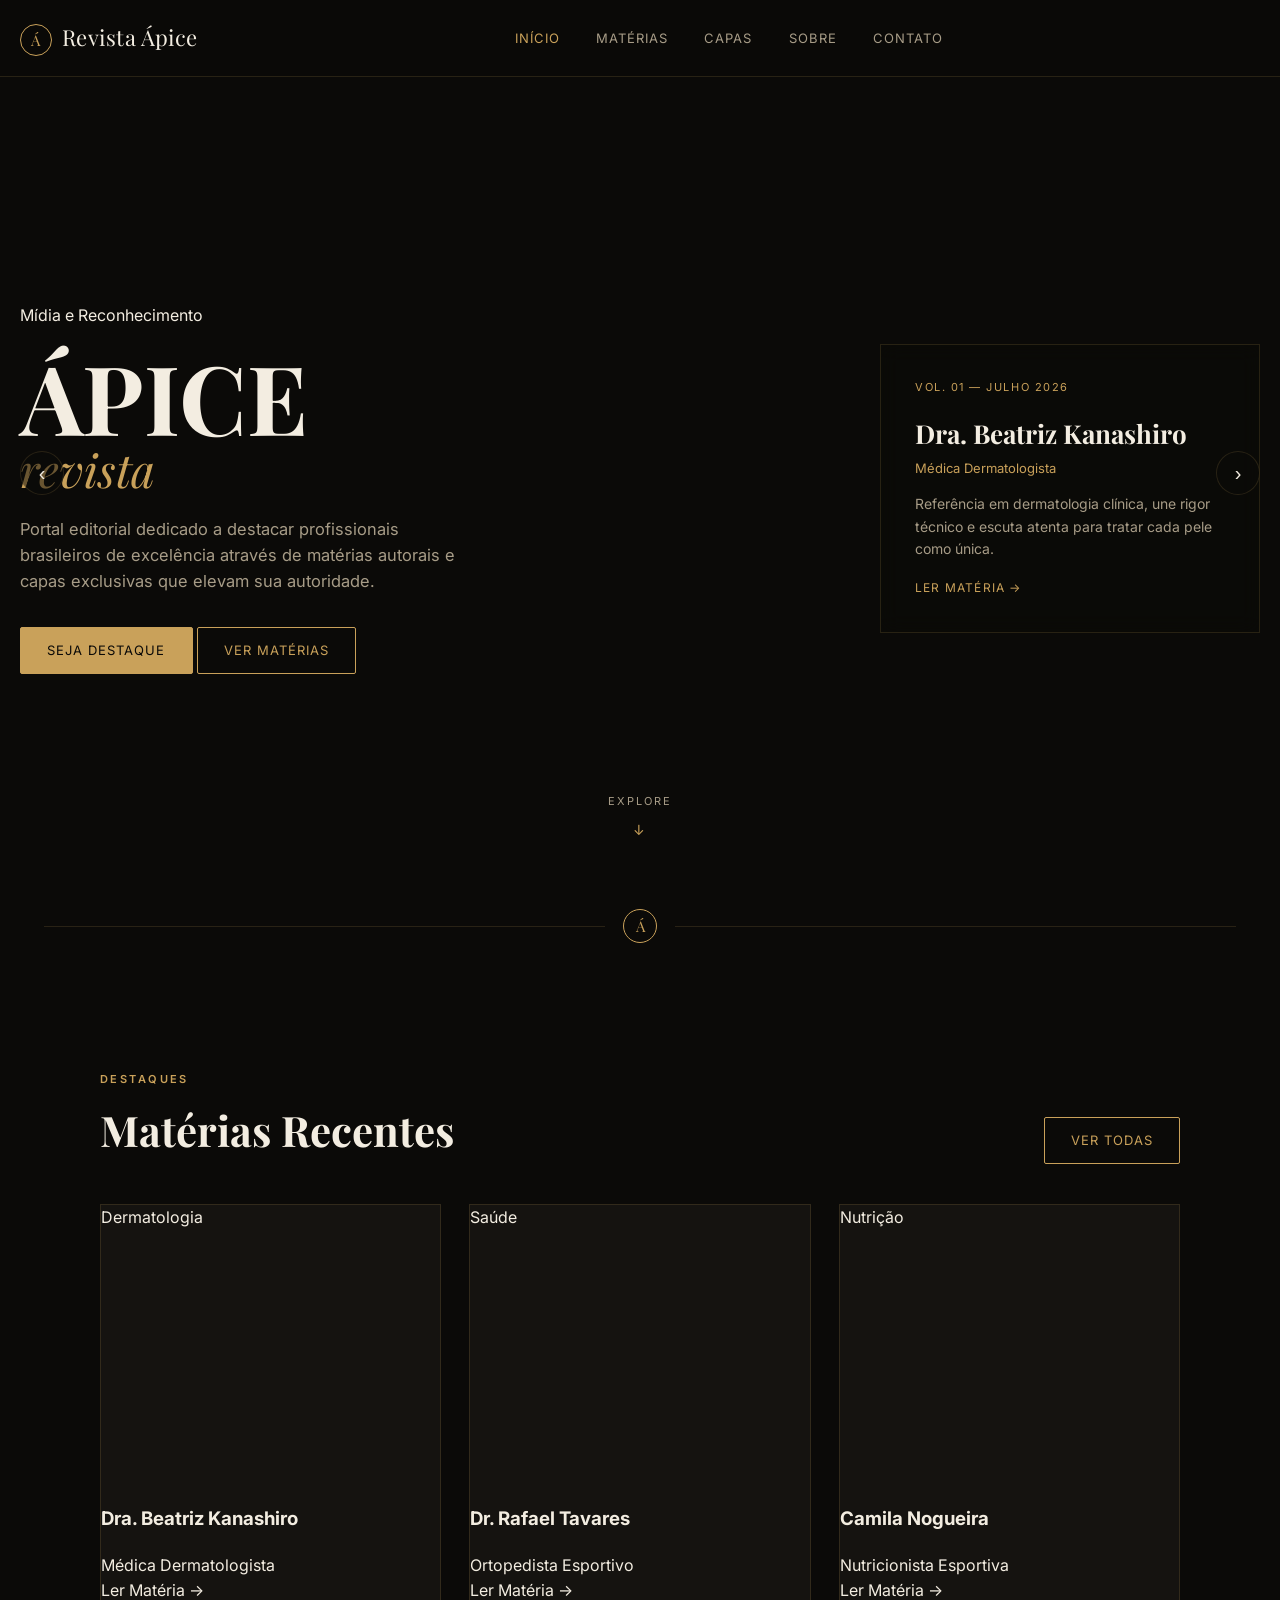
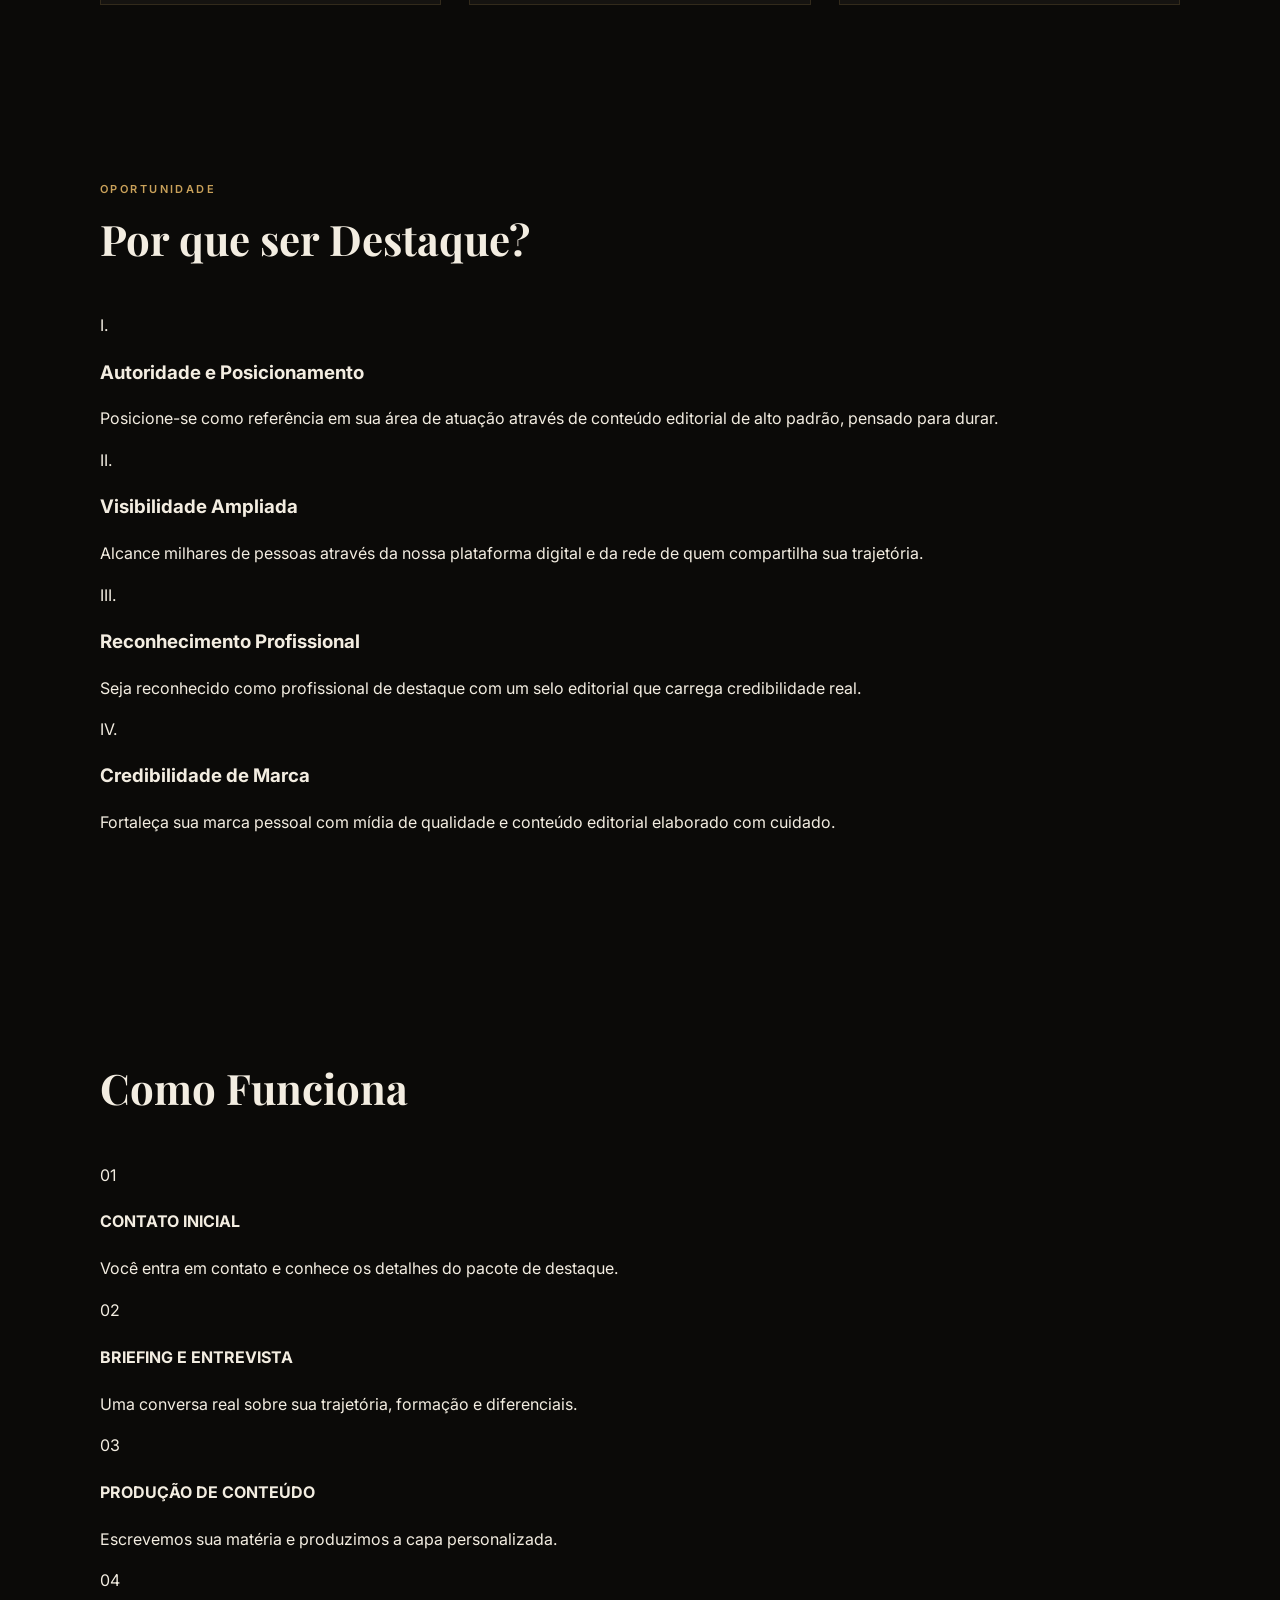
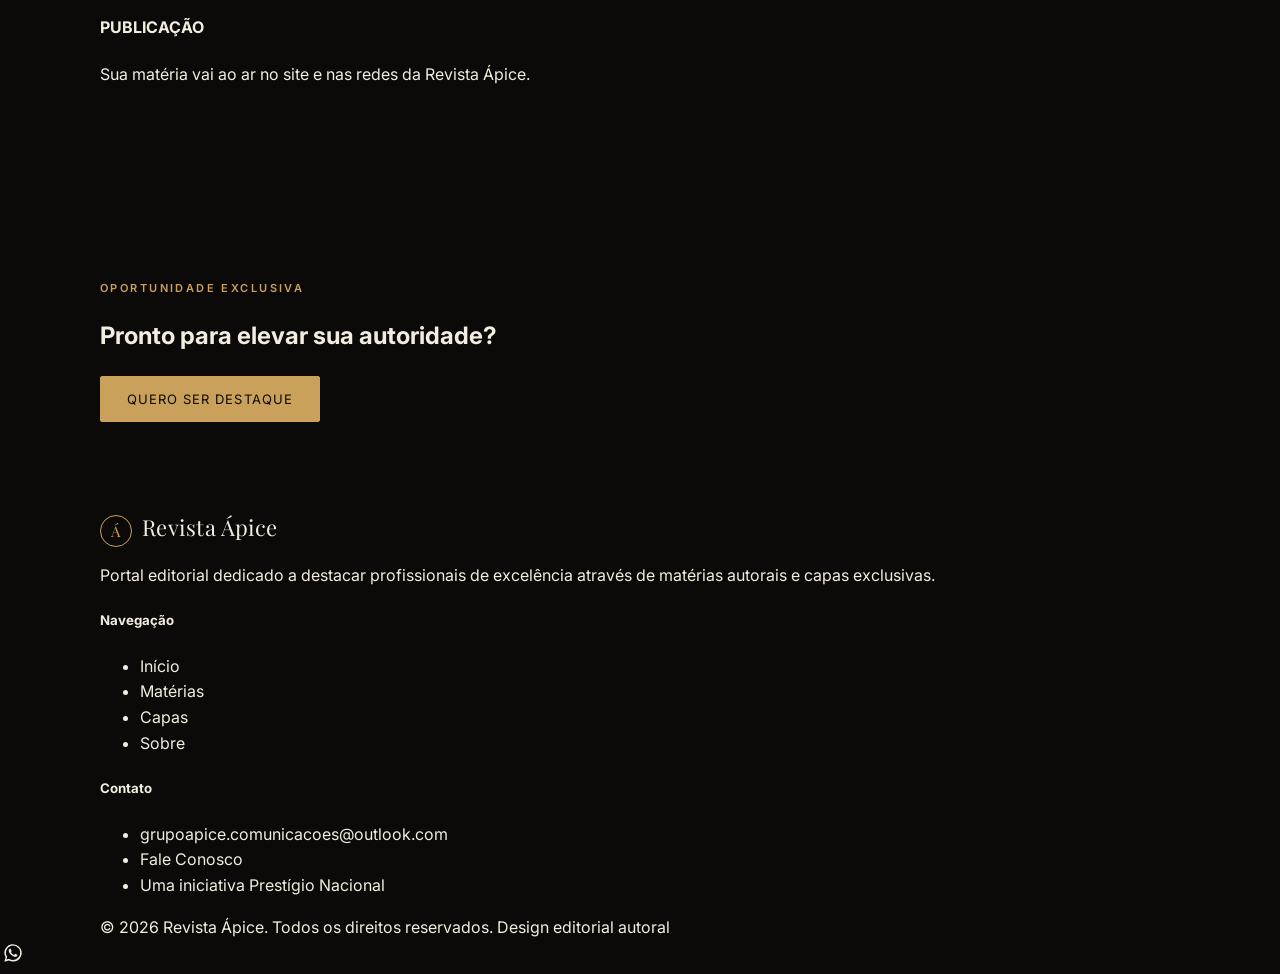
<file: index.html>
<!DOCTYPE html>
<html lang="pt-BR">
<head>
<meta charset="UTF-8">
<meta name="viewport" content="width=device-width, initial-scale=1.0">
<title>Revista Ápice | Mídia, Reconhecimento e Excelência</title>
<meta name="description" content="Revista digital dedicada a destacar profissionais brasileiros de excelência através de matérias editoriais e capas exclusivas. Uma iniciativa Prestígio Nacional.">
<link rel="preconnect" href="https://fonts.googleapis.com">
<link href="https://fonts.googleapis.com/css2?family=Playfair+Display:ital,wght@0,600;0,700;1,500&family=Inter:wght@400;500;600&display=swap" rel="stylesheet">
<link rel="stylesheet" href="css/styles.css">
</head>
<body>

<header class="site-header">
  <div class="container row">
    <a href="index.html" class="brand"><span class="mark">Á</span>Revista Ápice</a>
    <nav class="main-nav">
      <a href="index.html" class="active">Início</a>
      <a href="materias.html">Matérias</a>
      <a href="capas.html">Capas</a>
      <a href="sobre.html">Sobre</a>
      <a href="contato.html">Contato</a>
    </nav>
    <div style="display:flex; align-items:center; gap:14px;">
      <button class="menu-toggle" aria-label="Abrir menu">☰</button>
    </div>
  </div>
  <div class="container mobile-nav">
    <a href="index.html">Início</a>
    <a href="materias.html">Matérias</a>
    <a href="capas.html">Capas</a>
    <a href="sobre.html">Sobre</a>
    <a href="contato.html">Contato</a>
  </div>
</header>

<section class="hero-carousel" id="hero-carousel">
  <div class="hero-bg" id="hero-bg"></div>
  <div class="hero-overlay"></div>
  <div class="container hero-carousel-inner">
    <div class="hero-carousel-left">
      <span class="eyebrow-pill">Mídia e Reconhecimento</span>
      <h1>ÁPICE<em>revista</em></h1>
      <p class="lede">Portal editorial dedicado a destacar profissionais brasileiros de excelência através de matérias autorais e capas exclusivas que elevam sua autoridade.</p>
      <div class="actions">
        <a href="contato.html" class="btn solid">Seja Destaque</a>
        <a href="materias.html" class="btn">Ver Matérias</a>
      </div>
    </div>
    <a href="#" class="hero-carousel-card" id="hero-card"></a>
  </div>
  <button class="hero-nav prev" id="hero-prev" aria-label="Matéria anterior">‹</button>
  <button class="hero-nav next" id="hero-next" aria-label="Próxima matéria">›</button>
  <div class="hero-explore">
    <span>Explore</span>
    <span class="arrow">↓</span>
  </div>
</section>

<div class="divider-mark"><div class="line"></div><div class="seal">Á</div><div class="line"></div></div>

<section>
  <div class="container">
    <div class="section-head">
      <div>
        <div class="eyebrow">Destaques</div>
        <h2>Matérias Recentes</h2>
      </div>
      <a href="materias.html" class="btn">Ver Todas</a>
    </div>
    <div class="grid" id="recent-grid"></div>
  </div>
</section>

<section>
  <div class="container">
    <div class="section-head">
      <div>
        <div class="eyebrow">Oportunidade</div>
        <h2>Por que ser Destaque?</h2>
      </div>
    </div>
    <div class="values-grid">
      <div class="value-item">
        <div class="num">I.</div>
        <h3>Autoridade e Posicionamento</h3>
        <p>Posicione-se como referência em sua área de atuação através de conteúdo editorial de alto padrão, pensado para durar.</p>
      </div>
      <div class="value-item">
        <div class="num">II.</div>
        <h3>Visibilidade Ampliada</h3>
        <p>Alcance milhares de pessoas através da nossa plataforma digital e da rede de quem compartilha sua trajetória.</p>
      </div>
      <div class="value-item">
        <div class="num">III.</div>
        <h3>Reconhecimento Profissional</h3>
        <p>Seja reconhecido como profissional de destaque com um selo editorial que carrega credibilidade real.</p>
      </div>
      <div class="value-item">
        <div class="num">IV.</div>
        <h3>Credibilidade de Marca</h3>
        <p>Fortaleça sua marca pessoal com mídia de qualidade e conteúdo editorial elaborado com cuidado.</p>
      </div>
    </div>
  </div>
</section>

<section>
  <div class="container">
    <div class="eyebrow" style="margin-bottom:10px;">Processo</div>
    <h2 style="font-family:var(--serif); font-size:clamp(28px,4vw,42px); margin:0 0 40px;">Como Funciona</h2>
    <div class="steps">
      <div class="step"><div class="n">01</div><h4>CONTATO INICIAL</h4><p>Você entra em contato e conhece os detalhes do pacote de destaque.</p></div>
      <div class="step"><div class="n">02</div><h4>BRIEFING E ENTREVISTA</h4><p>Uma conversa real sobre sua trajetória, formação e diferenciais.</p></div>
      <div class="step"><div class="n">03</div><h4>PRODUÇÃO DE CONTEÚDO</h4><p>Escrevemos sua matéria e produzimos a capa personalizada.</p></div>
      <div class="step"><div class="n">04</div><h4>PUBLICAÇÃO</h4><p>Sua matéria vai ao ar no site e nas redes da Revista Ápice.</p></div>
    </div>
  </div>
</section>

<section class="cta-band">
  <div class="container">
    <div class="eyebrow">Oportunidade exclusiva</div>
    <h2>Pronto para elevar sua autoridade?</h2>
    <a href="contato.html" class="btn solid">Quero Ser Destaque</a>
  </div>
</section>

<footer>
  <div class="container">
    <div class="footer-grid">
      <div>
        <div class="brand" style="margin-bottom:14px;"><span class="mark">Á</span>Revista Ápice</div>
        <p>Portal editorial dedicado a destacar profissionais de excelência através de matérias autorais e capas exclusivas.</p>
      </div>
      <div>
        <h5>Navegação</h5>
        <ul>
          <li><a href="index.html" class="flink">Início</a></li>
          <li><a href="materias.html" class="flink">Matérias</a></li>
          <li><a href="capas.html" class="flink">Capas</a></li>
          <li><a href="sobre.html" class="flink">Sobre</a></li>
        </ul>
      </div>
      <div>
        <h5>Contato</h5>
        <ul>
          <li><span class="flink">grupoapice.comunicacoes@outlook.com</span></li>
          <li><a href="contato.html" class="flink">Fale Conosco</a></li>
          <li><span class="flink">Uma iniciativa Prestígio Nacional</span></li>
        </ul>
      </div>
    </div>
    <div class="footer-bottom">
      <span>© <span data-year></span> Revista Ápice. Todos os direitos reservados.</span>
      <span>Design editorial autoral</span>
    </div>
  </div>
</footer>

<script src="js/data.js"></script>
<script>
  const heroArticles = ARTICLES.slice(0, 5);
  let heroIndex = 0;
  let heroTimer;

  function renderHero() {
    const a = heroArticles[heroIndex];
    document.getElementById("hero-bg").style.backgroundImage = `url('${a.img}')`;
    const card = document.getElementById("hero-card");
    card.href = `materia.html?slug=${a.slug}`;
    card.innerHTML = `
      <div class="vol">${a.vol} — ${a.date}</div>
      <h3>${a.name}</h3>
      <div class="role">${a.role}</div>
      <p>${a.excerpt}</p>
      <div class="read">Ler Matéria →</div>
    `;
  }

  function nextHero() { heroIndex = (heroIndex + 1) % heroArticles.length; renderHero(); }
  function prevHero() { heroIndex = (heroIndex - 1 + heroArticles.length) % heroArticles.length; renderHero(); }

  function restartHeroTimer() {
    clearInterval(heroTimer);
    heroTimer = setInterval(nextHero, 6000);
  }

  document.getElementById("hero-next").addEventListener("click", () => { nextHero(); restartHeroTimer(); });
  document.getElementById("hero-prev").addEventListener("click", () => { prevHero(); restartHeroTimer(); });

  renderHero();
  restartHeroTimer();

  const recentGrid = document.getElementById("recent-grid");
  recentGrid.innerHTML = ARTICLES.slice(0, 3).map(a => `
    <a href="materia.html?slug=${a.slug}" class="card">
      <div class="thumb" style="background-image:url('${a.img}')">
        <span class="badge">${a.category}</span>
      </div>
      <div class="info">
        <h3>${a.name}</h3>
        <div class="role">${a.role}</div>
        <div class="read">Ler Matéria →</div>
      </div>
    </a>
  `).join("");
</script>
<script src="js/main.js"></script>
</body>
</html>
</file>
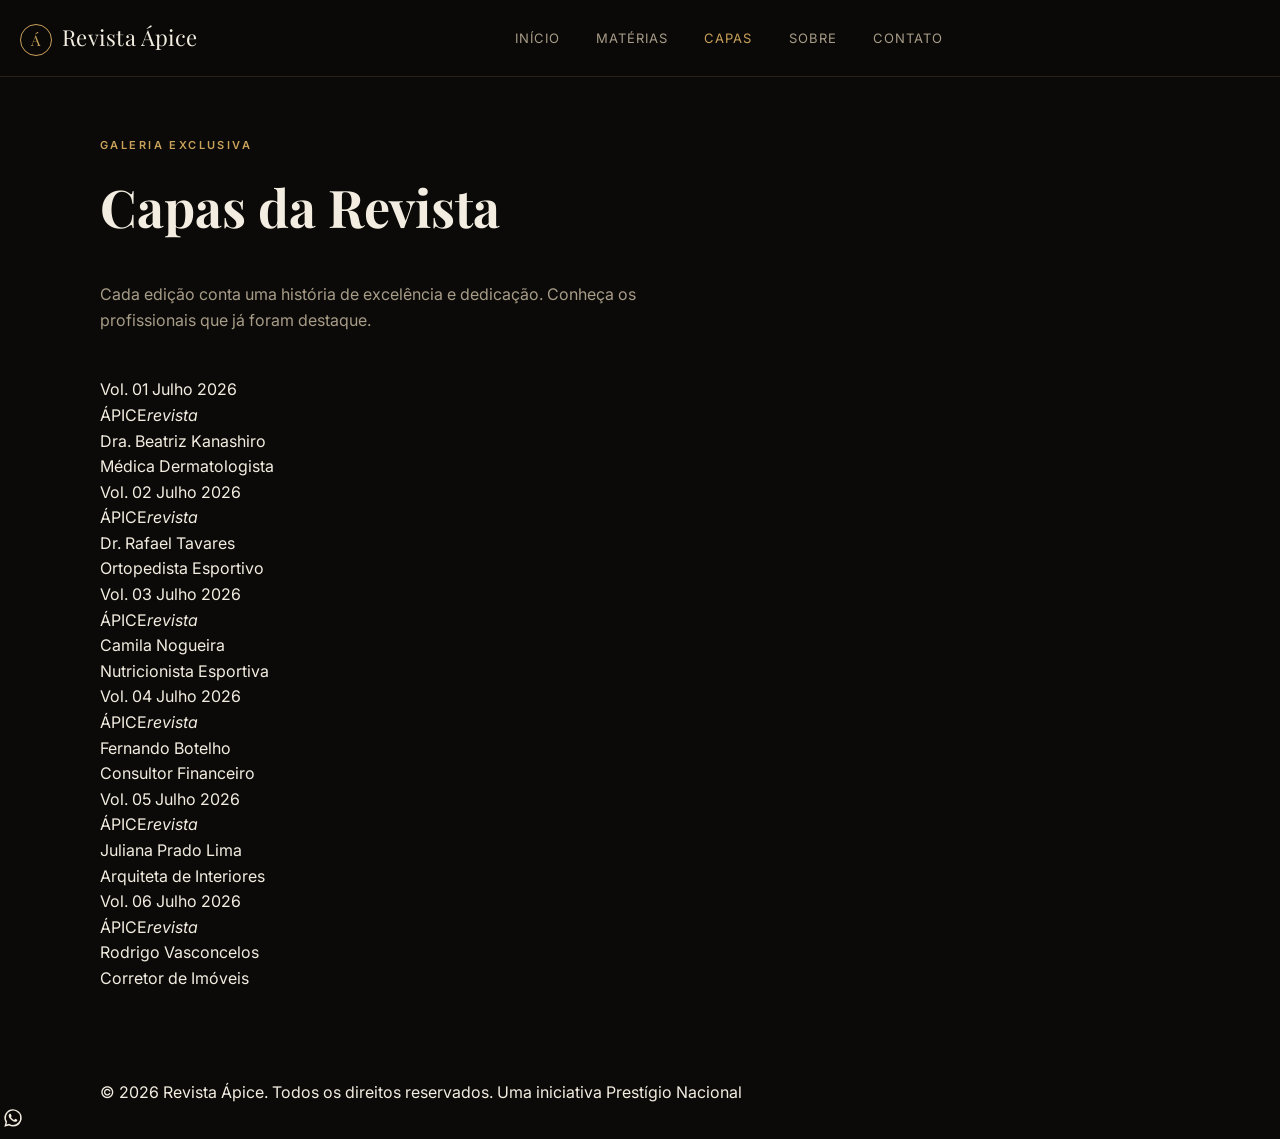
<file: capas.html>
<!DOCTYPE html>
<html lang="pt-BR">
<head>
<meta charset="UTF-8">
<meta name="viewport" content="width=device-width, initial-scale=1.0">
<title>Capas | Revista Ápice</title>
<meta name="description" content="Galeria de capas exclusivas da Revista Ápice.">
<link rel="preconnect" href="https://fonts.googleapis.com">
<link href="https://fonts.googleapis.com/css2?family=Playfair+Display:ital,wght@0,600;0,700;1,500&family=Inter:wght@400;500;600&display=swap" rel="stylesheet">
<link rel="stylesheet" href="css/styles.css">
</head>
<body>

<header class="site-header">
  <div class="container row">
    <a href="index.html" class="brand"><span class="mark">Á</span>Revista Ápice</a>
    <nav class="main-nav">
      <a href="index.html">Início</a>
      <a href="materias.html">Matérias</a>
      <a href="capas.html" class="active">Capas</a>
      <a href="sobre.html">Sobre</a>
      <a href="contato.html">Contato</a>
    </nav>
    <div style="display:flex; align-items:center; gap:14px;">
      <button class="menu-toggle" aria-label="Abrir menu">☰</button>
    </div>
  </div>
  <div class="container mobile-nav">
    <a href="index.html">Início</a>
    <a href="materias.html">Matérias</a>
    <a href="capas.html">Capas</a>
    <a href="sobre.html">Sobre</a>
    <a href="contato.html">Contato</a>
  </div>
</header>

<section style="padding-top:60px;">
  <div class="container">
    <div class="eyebrow">Galeria Exclusiva</div>
    <h1 style="font-family:var(--serif); font-size:clamp(32px,5vw,52px); margin:10px 0 34px;">Capas da Revista</h1>
    <p class="muted" style="max-width:560px; margin-bottom:44px;">Cada edição conta uma história de excelência e dedicação. Conheça os profissionais que já foram destaque.</p>
    <div class="cover-grid" id="cover-grid"></div>
  </div>
</section>

<footer>
  <div class="container">
    <div class="footer-bottom">
      <span>© <span data-year></span> Revista Ápice. Todos os direitos reservados.</span>
      <span>Uma iniciativa Prestígio Nacional</span>
    </div>
  </div>
</footer>

<script src="js/data.js"></script>
<script>
  function barcode() {
    let bars = "";
    for (let i = 0; i < 22; i++) {
      const w = Math.random() > 0.7 ? 2 : 1;
      const h = 10 + Math.random() * 10;
      bars += `<span style="width:${w}px; height:${h}px;"></span>`;
    }
    return bars;
  }

  document.getElementById("cover-grid").innerHTML = ARTICLES.map((a, i) => `
    <a href="materia.html?slug=${a.slug}" class="cover-item" style="background-image:url('${a.img}')">
      <div class="cover-top">
        <span>Vol. 0${i + 1}</span>
        <span>${a.date}</span>
      </div>
      <div class="cover-masthead">ÁPICE<em>revista</em></div>
      <div class="cap-info">
        <div class="cn">${a.name}</div>
        <div class="cr">${a.role}</div>
        <div class="cover-barcode">${barcode()}</div>
      </div>
    </a>
  `).join("");
</script>
<script src="js/main.js"></script>
</body>
</html>
</file>
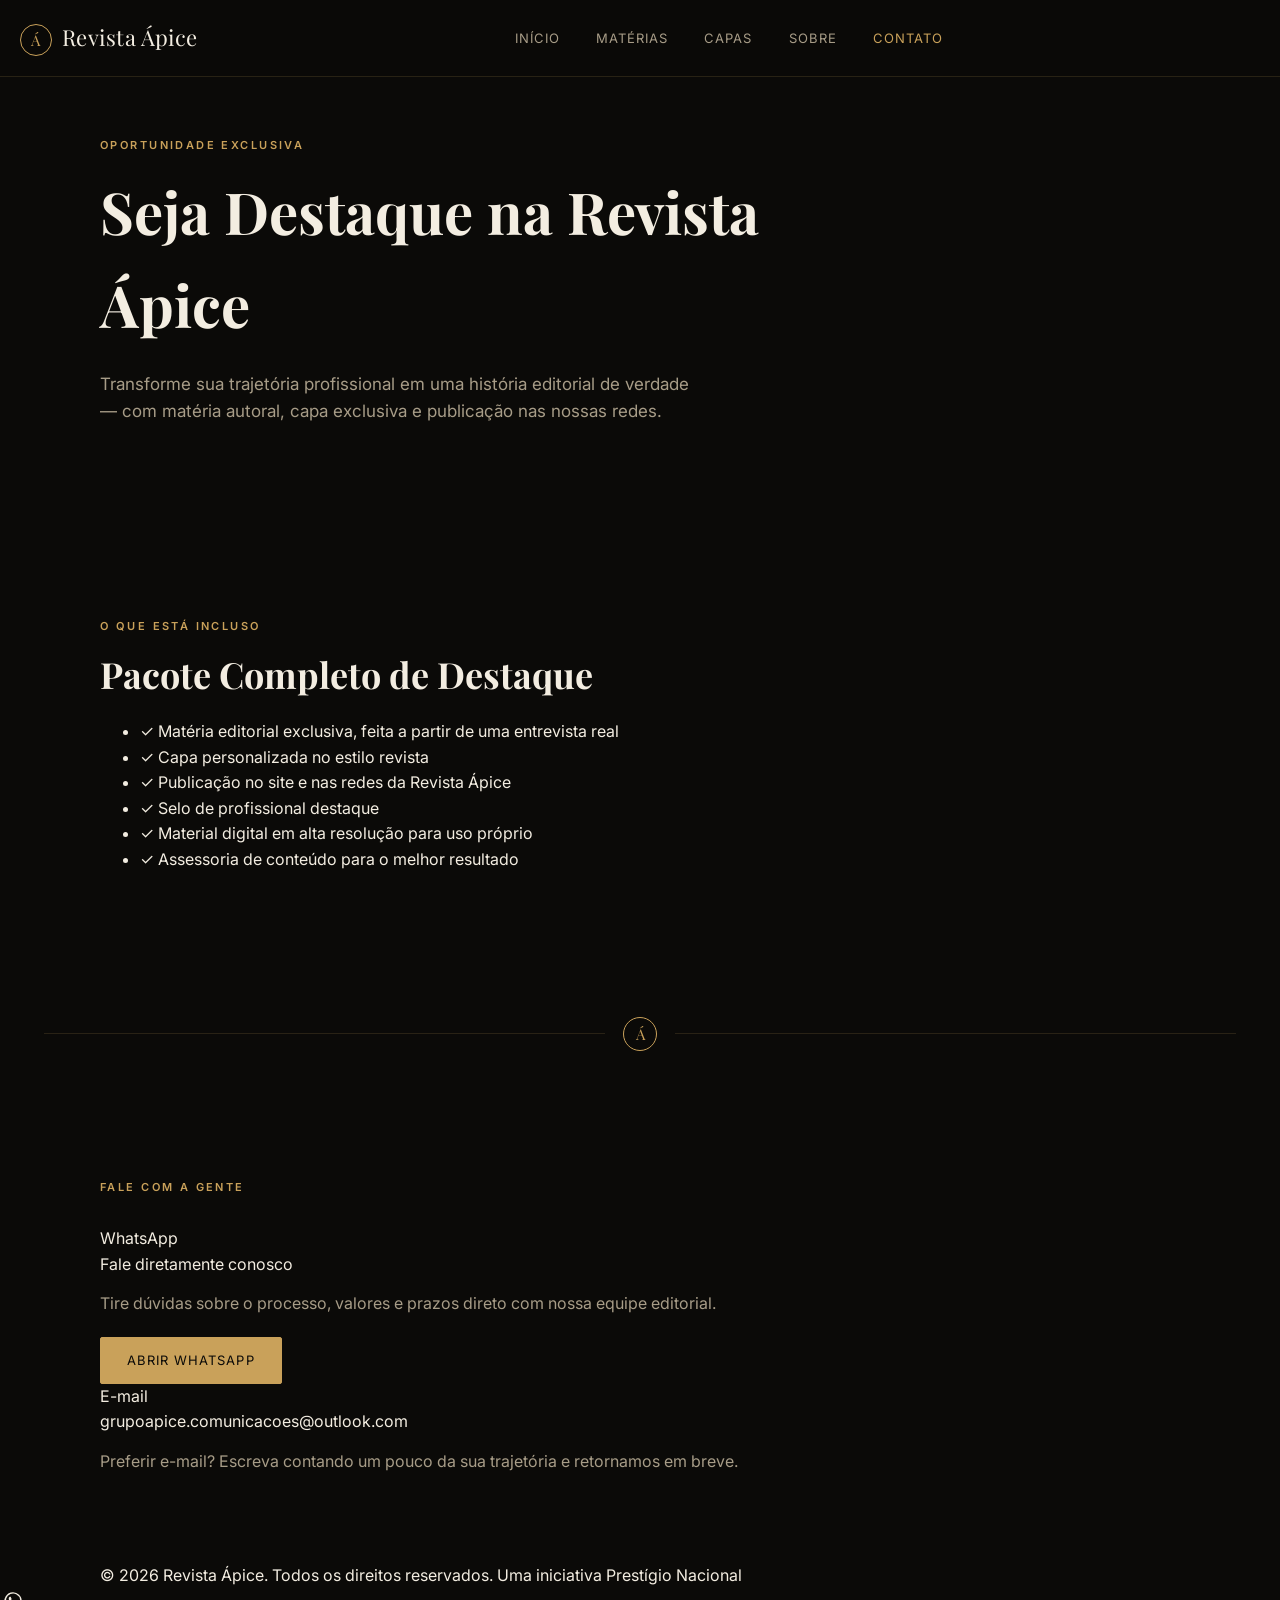
<file: contato.html>
<!DOCTYPE html>
<html lang="pt-BR">
<head>
<meta charset="UTF-8">
<meta name="viewport" content="width=device-width, initial-scale=1.0">
<title>Seja Destaque | Revista Ápice</title>
<meta name="description" content="Saiba como ser destaque na Revista Ápice e entre em contato com nossa equipe editorial.">
<link rel="preconnect" href="https://fonts.googleapis.com">
<link href="https://fonts.googleapis.com/css2?family=Playfair+Display:ital,wght@0,600;0,700;1,500&family=Inter:wght@400;500;600&display=swap" rel="stylesheet">
<link rel="stylesheet" href="css/styles.css">
</head>
<body>

<header class="site-header">
  <div class="container row">
    <a href="index.html" class="brand"><span class="mark">Á</span>Revista Ápice</a>
    <nav class="main-nav">
      <a href="index.html">Início</a>
      <a href="materias.html">Matérias</a>
      <a href="capas.html">Capas</a>
      <a href="sobre.html">Sobre</a>
      <a href="contato.html" class="active">Contato</a>
    </nav>
    <div style="display:flex; align-items:center; gap:14px;">
      <button class="menu-toggle" aria-label="Abrir menu">☰</button>
    </div>
  </div>
  <div class="container mobile-nav">
    <a href="index.html">Início</a>
    <a href="materias.html">Matérias</a>
    <a href="capas.html">Capas</a>
    <a href="sobre.html">Sobre</a>
    <a href="contato.html">Contato</a>
  </div>
</header>

<section style="padding-top:60px;">
  <div class="container">
    <div class="eyebrow">Oportunidade Exclusiva</div>
    <h1 style="font-family:var(--serif); font-size:clamp(32px,6vw,58px); margin:10px 0 20px; max-width:720px;">Seja Destaque na Revista Ápice</h1>
    <p class="muted" style="max-width:600px; font-size:17px;">Transforme sua trajetória profissional em uma história editorial de verdade — com matéria autoral, capa exclusiva e publicação nas nossas redes.</p>
  </div>
</section>

<section>
  <div class="container">
    <div class="eyebrow" style="margin-bottom:10px;">O que está incluso</div>
    <h2 style="font-family:var(--serif); font-size:clamp(26px,4vw,36px); margin:0 0 10px;">Pacote Completo de Destaque</h2>
    <ul class="pkg-list">
      <li><span class="ck">✓</span> Matéria editorial exclusiva, feita a partir de uma entrevista real</li>
      <li><span class="ck">✓</span> Capa personalizada no estilo revista</li>
      <li><span class="ck">✓</span> Publicação no site e nas redes da Revista Ápice</li>
      <li><span class="ck">✓</span> Selo de profissional destaque</li>
      <li><span class="ck">✓</span> Material digital em alta resolução para uso próprio</li>
      <li><span class="ck">✓</span> Assessoria de conteúdo para o melhor resultado</li>
    </ul>
  </div>
</section>

<div class="divider-mark"><div class="line"></div><div class="seal">Á</div><div class="line"></div></div>

<section>
  <div class="container">
    <div class="eyebrow" style="margin-bottom:30px;">Fale com a gente</div>
    <div class="contact-grid">
      <div class="contact-card">
        <div class="label">WhatsApp</div>
        <div class="value">Fale diretamente conosco</div>
        <p class="muted" style="margin:14px 0 20px;">Tire dúvidas sobre o processo, valores e prazos direto com nossa equipe editorial.</p>
        <a href="#" data-whatsapp class="btn solid">Abrir WhatsApp</a>
      </div>
      <div class="contact-card">
        <div class="label">E-mail</div>
        <div class="value">grupoapice.comunicacoes@outlook.com</div>
        <p class="muted" style="margin:14px 0 0;">Preferir e-mail? Escreva contando um pouco da sua trajetória e retornamos em breve.</p>
      </div>
    </div>
  </div>
</section>

<footer>
  <div class="container">
    <div class="footer-bottom">
      <span>© <span data-year></span> Revista Ápice. Todos os direitos reservados.</span>
      <span>Uma iniciativa Prestígio Nacional</span>
    </div>
  </div>
</footer>

<script src="js/main.js"></script>
</body>
</html>
</file>
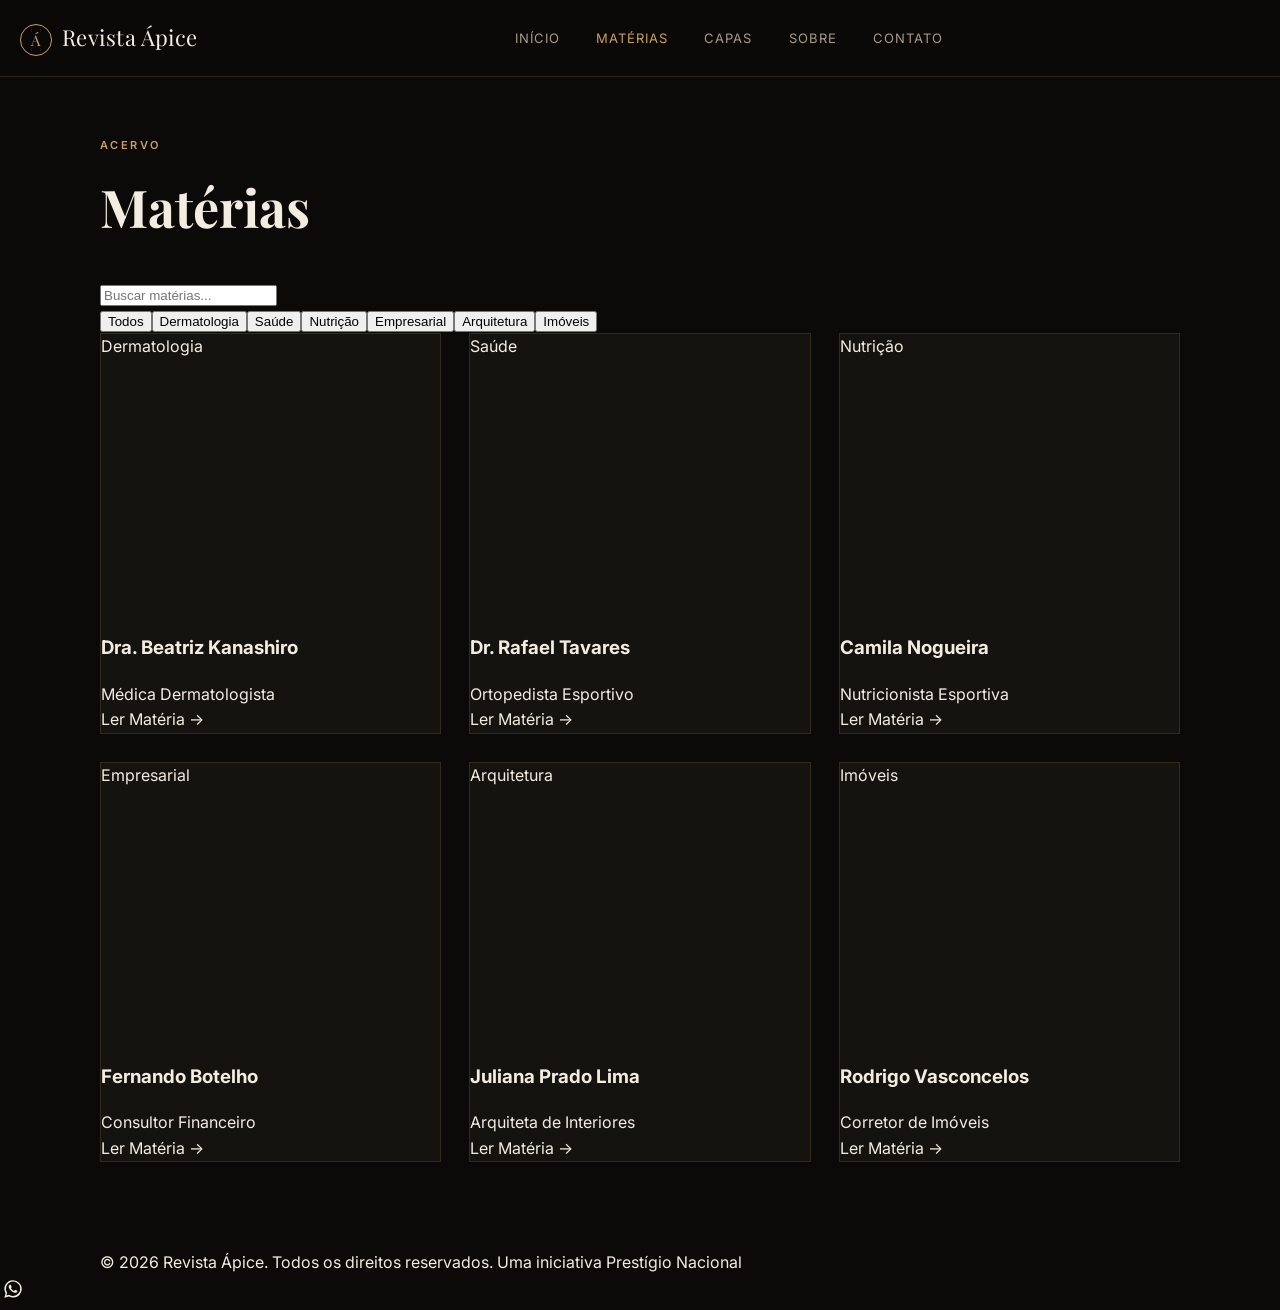
<file: materias.html>
<!DOCTYPE html>
<html lang="pt-BR">
<head>
<meta charset="UTF-8">
<meta name="viewport" content="width=device-width, initial-scale=1.0">
<title>Matérias | Revista Ápice</title>
<meta name="description" content="Todas as matérias e profissionais destacados pela Revista Ápice.">
<link rel="preconnect" href="https://fonts.googleapis.com">
<link href="https://fonts.googleapis.com/css2?family=Playfair+Display:ital,wght@0,600;0,700;1,500&family=Inter:wght@400;500;600&display=swap" rel="stylesheet">
<link rel="stylesheet" href="css/styles.css">
</head>
<body>

<header class="site-header">
  <div class="container row">
    <a href="index.html" class="brand"><span class="mark">Á</span>Revista Ápice</a>
    <nav class="main-nav">
      <a href="index.html">Início</a>
      <a href="materias.html" class="active">Matérias</a>
      <a href="capas.html">Capas</a>
      <a href="sobre.html">Sobre</a>
      <a href="contato.html">Contato</a>
    </nav>
    <div style="display:flex; align-items:center; gap:14px;">
      <button class="menu-toggle" aria-label="Abrir menu">☰</button>
    </div>
  </div>
  <div class="container mobile-nav">
    <a href="index.html">Início</a>
    <a href="materias.html">Matérias</a>
    <a href="capas.html">Capas</a>
    <a href="sobre.html">Sobre</a>
    <a href="contato.html">Contato</a>
  </div>
</header>

<section style="padding-top:60px;">
  <div class="container">
    <div class="eyebrow">Acervo</div>
    <h1 style="font-family:var(--serif); font-size:clamp(32px,5vw,52px); margin:10px 0 34px;">Matérias</h1>

    <input type="text" class="search-bar" id="search" placeholder="Buscar matérias...">
    <div class="filters" id="filters"></div>

    <div class="grid" id="materias-grid"></div>
  </div>
</section>

<footer>
  <div class="container">
    <div class="footer-bottom">
      <span>© <span data-year></span> Revista Ápice. Todos os direitos reservados.</span>
      <span>Uma iniciativa Prestígio Nacional</span>
    </div>
  </div>
</footer>

<script src="js/data.js"></script>
<script>
  let activeCategory = "Todos";
  let searchTerm = "";

  function render() {
    const grid = document.getElementById("materias-grid");
    const filtered = ARTICLES.filter(a => {
      const matchCat = activeCategory === "Todos" || a.category === activeCategory;
      const matchSearch = (a.name + a.role + a.category).toLowerCase().includes(searchTerm.toLowerCase());
      return matchCat && matchSearch;
    });

    grid.innerHTML = filtered.length ? filtered.map(a => `
      <a href="materia.html?slug=${a.slug}" class="card">
        <div class="thumb" style="background-image:url('${a.img}')">
          <span class="badge">${a.category}</span>
        </div>
        <div class="info">
          <h3>${a.name}</h3>
          <div class="role">${a.role}</div>
          <div class="read">Ler Matéria →</div>
        </div>
      </a>
    `).join("") : `<p class="muted">Nenhuma matéria encontrada.</p>`;
  }

  const filtersEl = document.getElementById("filters");
  filtersEl.innerHTML = CATEGORIES.map(c => `<button class="pill ${c === "Todos" ? "active" : ""}" data-cat="${c}">${c}</button>`).join("");

  filtersEl.addEventListener("click", e => {
    if (!e.target.matches(".pill")) return;
    activeCategory = e.target.dataset.cat;
    document.querySelectorAll(".pill").forEach(p => p.classList.remove("active"));
    e.target.classList.add("active");
    render();
  });

  document.getElementById("search").addEventListener("input", e => {
    searchTerm = e.target.value;
    render();
  });

  render();
</script>
<script src="js/main.js"></script>
</body>
</html>
</file>
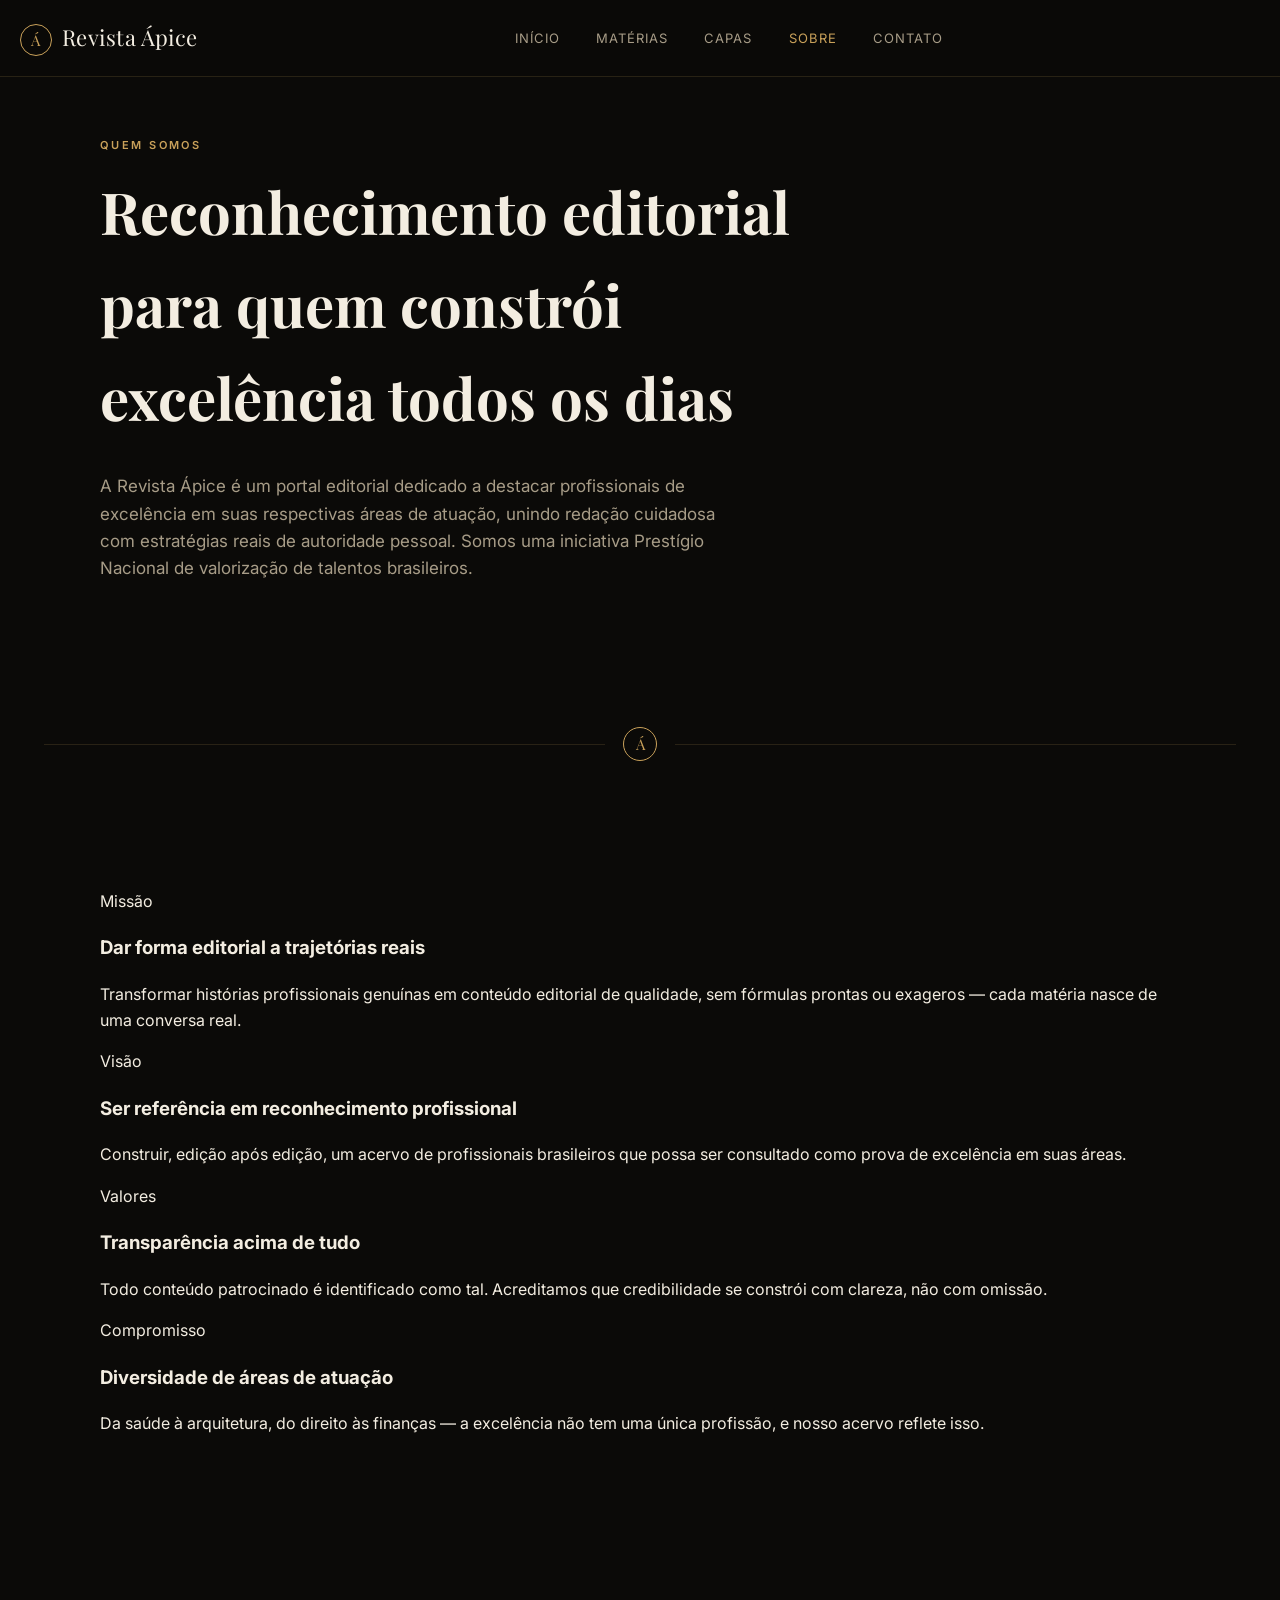
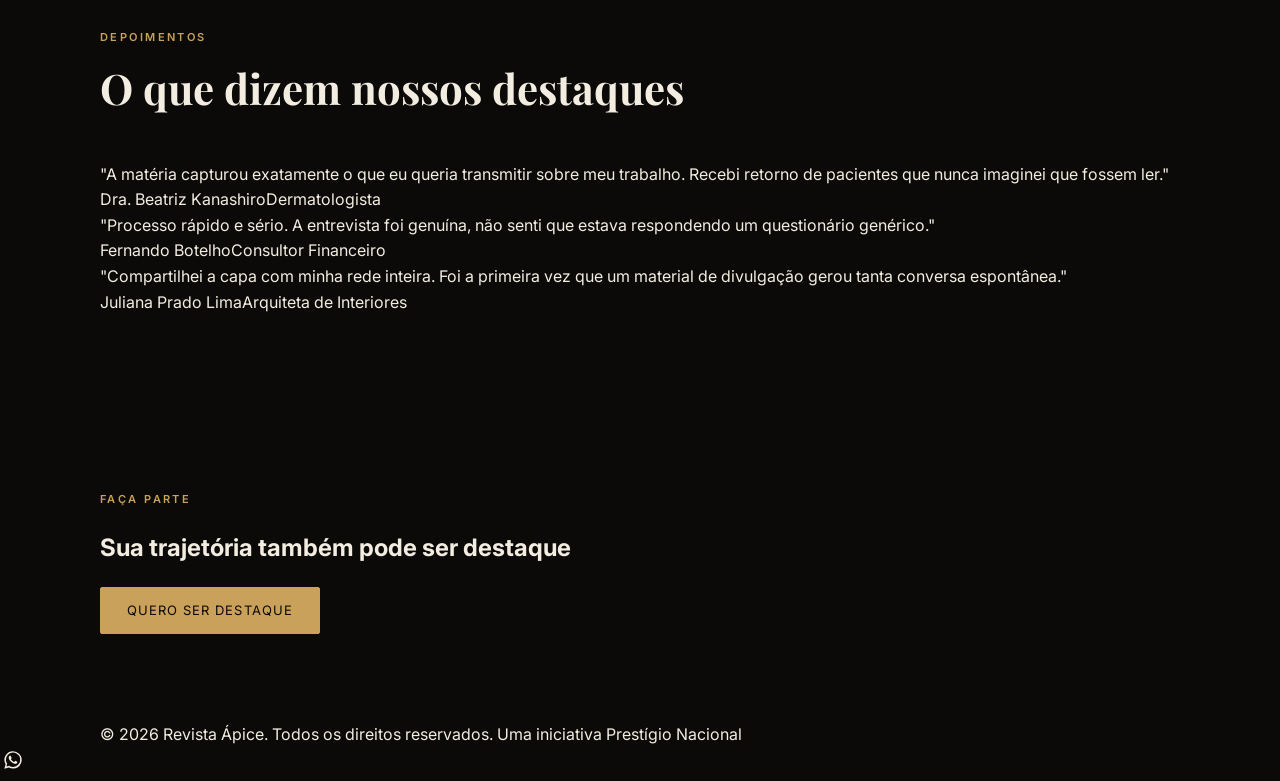
<file: sobre.html>
<!DOCTYPE html>
<html lang="pt-BR">
<head>
<meta charset="UTF-8">
<meta name="viewport" content="width=device-width, initial-scale=1.0">
<title>Sobre | Revista Ápice</title>
<meta name="description" content="Conheça a missão da Revista Ápice, uma iniciativa Prestígio Nacional de valorização de talentos brasileiros.">
<link rel="preconnect" href="https://fonts.googleapis.com">
<link href="https://fonts.googleapis.com/css2?family=Playfair+Display:ital,wght@0,600;0,700;1,500&family=Inter:wght@400;500;600&display=swap" rel="stylesheet">
<link rel="stylesheet" href="css/styles.css">
</head>
<body>

<header class="site-header">
  <div class="container row">
    <a href="index.html" class="brand"><span class="mark">Á</span>Revista Ápice</a>
    <nav class="main-nav">
      <a href="index.html">Início</a>
      <a href="materias.html">Matérias</a>
      <a href="capas.html">Capas</a>
      <a href="sobre.html" class="active">Sobre</a>
      <a href="contato.html">Contato</a>
    </nav>
    <div style="display:flex; align-items:center; gap:14px;">
      <button class="menu-toggle" aria-label="Abrir menu">☰</button>
    </div>
  </div>
  <div class="container mobile-nav">
    <a href="index.html">Início</a>
    <a href="materias.html">Matérias</a>
    <a href="capas.html">Capas</a>
    <a href="sobre.html">Sobre</a>
    <a href="contato.html">Contato</a>
  </div>
</header>

<section style="padding-top:60px;">
  <div class="container">
    <div class="eyebrow">Quem somos</div>
    <h1 style="font-family:var(--serif); font-size:clamp(32px,6vw,58px); margin:10px 0 30px; max-width:780px;">Reconhecimento editorial para quem constrói excelência todos os dias</h1>
    <p class="muted" style="max-width:640px; font-size:17px;">A Revista Ápice é um portal editorial dedicado a destacar profissionais de excelência em suas respectivas áreas de atuação, unindo redação cuidadosa com estratégias reais de autoridade pessoal. Somos uma iniciativa Prestígio Nacional de valorização de talentos brasileiros.</p>
  </div>
</section>

<div class="divider-mark"><div class="line"></div><div class="seal">Á</div><div class="line"></div></div>

<section>
  <div class="container">
    <div class="values-grid">
      <div class="value-item">
        <div class="num">Missão</div>
        <h3>Dar forma editorial a trajetórias reais</h3>
        <p>Transformar histórias profissionais genuínas em conteúdo editorial de qualidade, sem fórmulas prontas ou exageros — cada matéria nasce de uma conversa real.</p>
      </div>
      <div class="value-item">
        <div class="num">Visão</div>
        <h3>Ser referência em reconhecimento profissional</h3>
        <p>Construir, edição após edição, um acervo de profissionais brasileiros que possa ser consultado como prova de excelência em suas áreas.</p>
      </div>
      <div class="value-item">
        <div class="num">Valores</div>
        <h3>Transparência acima de tudo</h3>
        <p>Todo conteúdo patrocinado é identificado como tal. Acreditamos que credibilidade se constrói com clareza, não com omissão.</p>
      </div>
      <div class="value-item">
        <div class="num">Compromisso</div>
        <h3>Diversidade de áreas de atuação</h3>
        <p>Da saúde à arquitetura, do direito às finanças — a excelência não tem uma única profissão, e nosso acervo reflete isso.</p>
      </div>
    </div>
  </div>
</section>

<section>
  <div class="container">
    <div class="section-head">
      <div>
        <div class="eyebrow">Depoimentos</div>
        <h2>O que dizem nossos destaques</h2>
      </div>
    </div>
    <div class="testi-grid">
      <div class="testi">
        <div class="quote">"A matéria capturou exatamente o que eu queria transmitir sobre meu trabalho. Recebi retorno de pacientes que nunca imaginei que fossem ler."</div>
        <div class="who">Dra. Beatriz Kanashiro<span class="r">Dermatologista</span></div>
      </div>
      <div class="testi">
        <div class="quote">"Processo rápido e sério. A entrevista foi genuína, não senti que estava respondendo um questionário genérico."</div>
        <div class="who">Fernando Botelho<span class="r">Consultor Financeiro</span></div>
      </div>
      <div class="testi">
        <div class="quote">"Compartilhei a capa com minha rede inteira. Foi a primeira vez que um material de divulgação gerou tanta conversa espontânea."</div>
        <div class="who">Juliana Prado Lima<span class="r">Arquiteta de Interiores</span></div>
      </div>
    </div>
  </div>
</section>

<section class="cta-band">
  <div class="container">
    <div class="eyebrow">Faça parte</div>
    <h2>Sua trajetória também pode ser destaque</h2>
    <a href="contato.html" class="btn solid">Quero Ser Destaque</a>
  </div>
</section>

<footer>
  <div class="container">
    <div class="footer-bottom">
      <span>© <span data-year></span> Revista Ápice. Todos os direitos reservados.</span>
      <span>Uma iniciativa Prestígio Nacional</span>
    </div>
  </div>
</footer>

<script src="js/main.js"></script>
</body>
</html>
</file>
<file: css/styles.css>
/* ============================================
   REVISTA ÁPICE — Design tokens
   Preto profundo + dourado queimado, editorial
   ============================================ */

:root {
  --bg: #0b0a08;
  --surface: #151310;
  --surface-2: #1c1914;
  --gold: #c9a15a;
  --gold-deep: #8b6f2e;
  --gold-soft: rgba(201, 161, 90, 0.15);
  --text: #f3ede1;
  --text-muted: #a79c87;
  --line: rgba(201, 161, 90, 0.16);
  --radius: 2px;
  --serif: "Playfair Display", Georgia, serif;
  --sans: "Inter", -apple-system, BlinkMacSystemFont, sans-serif;
  --max: 1240px;
}

* { box-sizing: border-box; }

html { scroll-behavior: smooth; }

/* ---------- Scroll reveal ---------- */

.reveal {
  opacity: 0;
  transform: translateY(24px);
  transition: opacity 0.7s ease, transform 0.7s ease;
}

.reveal.in-view {
  opacity: 1;
  transform: translateY(0);
}

@media (prefers-reduced-motion: reduce) {
  .reveal { opacity: 1; transform: none; transition: none; }
}

body {
  margin: 0;
  background: var(--bg);
  color: var(--text);
  font-family: var(--sans);
  font-size: 16px;
  line-height: 1.6;
  -webkit-font-smoothing: antialiased;
}

img { max-width: 100%; display: block; }

a { color: inherit; text-decoration: none; }

.container {
  max-width: var(--max);
  margin: 0 auto;
  padding: 0 24px;
}

@media (min-width: 900px) {
  .container { padding: 0 80px; }
}

/* ---------- Utility text ---------- */

.eyebrow {
  font-family: var(--sans);
  font-size: 11px;
  letter-spacing: 0.22em;
  text-transform: uppercase;
  color: var(--gold);
  font-weight: 600;
}

.muted { color: var(--text-muted); }

/* ---------- Header ---------- */

.site-header {
  position: sticky;
  top: 0;
  z-index: 50;
  background: rgba(11, 10, 8, 0.92);
  backdrop-filter: blur(8px);
  border-bottom: 1px solid var(--line);
}

.site-header .row {
  display: flex;
  align-items: center;
  justify-content: space-between;
  padding: 20px 0;
}

.brand {
  font-family: var(--serif);
  font-size: 22px;
  letter-spacing: 0.02em;
}

.brand .mark {
  display: inline-flex;
  align-items: center;
  justify-content: center;
  width: 32px;
  height: 32px;
  border: 1px solid var(--gold);
  border-radius: 50%;
  color: var(--gold);
  font-size: 15px;
  margin-right: 10px;
  vertical-align: middle;
}

nav.main-nav {
  display: none;
  gap: 36px;
}

nav.main-nav a {
  font-size: 13px;
  letter-spacing: 0.08em;
  text-transform: uppercase;
  color: var(--text-muted);
  transition: color 0.25s ease;
}

nav.main-nav a:hover,
nav.main-nav a.active { color: var(--gold); }

@media (min-width: 860px) {
  nav.main-nav { display: flex; }
  .menu-toggle { display: none; }
}

.btn {
  display: inline-block;
  padding: 12px 26px;
  font-size: 13px;
  letter-spacing: 0.08em;
  text-transform: uppercase;
  border: 1px solid var(--gold);
  color: var(--gold);
  border-radius: var(--radius);
  transition: all 0.25s ease;
  white-space: nowrap;
}

.btn:hover { background: var(--gold); color: var(--bg); }

.btn.solid {
  background: var(--gold);
  color: var(--bg);
}

.btn.solid:hover { background: var(--gold-deep); border-color: var(--gold-deep); color: var(--text); }

.menu-toggle {
  background: none;
  border: 1px solid var(--line);
  color: var(--text);
  width: 40px;
  height: 40px;
  cursor: pointer;
}

.mobile-nav {
  display: none;
  flex-direction: column;
  padding: 8px 0 24px;
  border-top: 1px solid var(--line);
}

.mobile-nav.open { display: flex; }

.mobile-nav a {
  padding: 12px 0;
  font-size: 14px;
  letter-spacing: 0.06em;
  text-transform: uppercase;
  color: var(--text-muted);
  border-bottom: 1px solid var(--line);
}

/* ---------- Hero ---------- */

/* ---------- Hero Carousel (full-bleed photo) ---------- */

.hero-carousel {
  position: relative;
  min-height: 88vh;
  display: flex;
  align-items: center;
  overflow: hidden;
}

.hero-bg {
  position: absolute;
  inset: 0;
  background-size: cover;
  background-position: center 22%;
  opacity: 0.55;
  transition: opacity 0.6s ease, background-position 0.6s ease;
}

.hero-overlay {
  position: absolute;
  inset: 0;
  background:
    linear-gradient(90deg, rgba(11,10,8,0.97) 0%, rgba(11,10,8,0.82) 42%, rgba(11,10,8,0.3) 100%),
    linear-gradient(0deg, rgba(11,10,8,0.9) 0%, rgba(11,10,8,0) 30%);
}

.hero-carousel-inner {
  position: relative;
  z-index: 2;
  display: flex;
  justify-content: space-between;
  align-items: center;
  gap: 50px;
  flex-wrap: wrap;
  padding: 70px 0 40px;
  width: 100%;
}

.hero-carousel-left { max-width: 540px; }

.hero-carousel-left h1 {
  font-family: var(--serif);
  font-weight: 700;
  font-size: clamp(48px, 9vw, 96px);
  line-height: 0.95;
  margin: 22px 0 0;
}

.hero-carousel-left h1 em {
  font-style: italic;
  font-weight: 400;
  color: var(--gold);
  display: block;
  font-size: 0.48em;
  margin-top: 6px;
}

.hero-carousel-left p.lede {
  color: var(--text-muted);
  font-size: 16.5px;
  margin: 24px 0 32px;
  max-width: 460px;
}

.hero-carousel-card {
  position: relative;
  z-index: 2;
  background: rgba(11, 10, 8, 0.6);
  backdrop-filter: blur(10px);
  border: 1px solid var(--line);
  padding: 34px;
  max-width: 380px;
  width: 100%;
  display: block;
  transition: border-color 0.3s ease;
}

.hero-carousel-card:hover { border-color: var(--gold); }

.hero-carousel-card .vol {
  font-size: 11px;
  letter-spacing: 0.14em;
  text-transform: uppercase;
  color: var(--gold);
  margin-bottom: 16px;
}

.hero-carousel-card h3 { font-family: var(--serif); font-size: 26px; margin: 0 0 4px; }

.hero-carousel-card .role { color: var(--gold); font-size: 13px; margin-bottom: 14px; }

.hero-carousel-card p { color: var(--text-muted); font-size: 14px; margin: 0 0 18px; }

.hero-carousel-card .read {
  font-size: 12px;
  letter-spacing: 0.1em;
  text-transform: uppercase;
  color: var(--gold);
}

.hero-nav {
  position: absolute;
  top: 50%;
  transform: translateY(-50%);
  z-index: 3;
  width: 44px;
  height: 44px;
  border-radius: 50%;
  border: 1px solid var(--line);
  background: rgba(11,10,8,0.5);
  color: var(--text);
  font-size: 20px;
  cursor: pointer;
  transition: border-color 0.25s ease, color 0.25s ease;
}

.hero-nav:hover { border-color: var(--gold); color: var(--gold); }

.hero-nav.prev { left: 20px; }
.hero-nav.next { right: 20px; }

@media (max-width: 860px) {
  .hero-nav { display: none; }
}

.hero-explore {
  position: absolute;
  bottom: 28px;
  left: 50%;
  transform: translateX(-50%);
  z-index: 2;
  display: flex;
  flex-direction: column;
  align-items: center;
  gap: 8px;
  font-size: 11px;
  letter-spacing: 0.18em;
  text-transform: uppercase;
  color: var(--text-muted);
}

.hero-explore .arrow { color: var(--gold); font-size: 14px; }

/* ---------- Hero (fallback, sem foto — mantido para outras páginas se precisar) ---------- */

.hero {
  padding: 90px 0 60px;
  text-align: center;
}

.hero .eyebrow-pill {
  display: inline-block;
  border: 1px solid var(--line);
  padding: 8px 18px;
  border-radius: 999px;
  font-size: 11px;
  letter-spacing: 0.2em;
  text-transform: uppercase;
  color: var(--gold);
  margin-bottom: 28px;
}

.hero h1 {
  font-family: var(--serif);
  font-weight: 700;
  font-size: clamp(56px, 12vw, 128px);
  letter-spacing: 0.02em;
  line-height: 0.95;
  margin: 0;
}

.hero h1 em {
  font-style: italic;
  font-weight: 400;
  color: var(--gold);
  display: block;
  font-size: 0.5em;
  margin-top: 6px;
}

.hero p.lede {
  max-width: 560px;
  margin: 30px auto 40px;
  color: var(--text-muted);
  font-size: 17px;
}

.hero .actions {
  display: flex;
  gap: 16px;
  justify-content: center;
  flex-wrap: wrap;
}

/* ---------- Divider with mark (signature element) ---------- */

.divider-mark {
  display: flex;
  align-items: center;
  gap: 18px;
  margin: 0 auto;
  max-width: var(--max);
  padding: 40px 24px;
}

.divider-mark .line { flex: 1; height: 1px; background: var(--line); }

.divider-mark .seal {
  width: 34px;
  height: 34px;
  border: 1px solid var(--gold);
  border-radius: 50%;
  display: flex;
  align-items: center;
  justify-content: center;
  color: var(--gold);
  font-family: var(--serif);
  font-size: 15px;
  transform: rotate(0deg);
}

/* ---------- Section heading ---------- */

.section-head {
  display: flex;
  align-items: flex-end;
  justify-content: space-between;
  margin-bottom: 40px;
  gap: 20px;
  flex-wrap: wrap;
}

.section-head h2 {
  font-family: var(--serif);
  font-size: clamp(28px, 4vw, 42px);
  font-weight: 700;
  margin: 8px 0 0;
}

section { padding: 88px 0; }

@media (max-width: 640px) {
  section { padding: 56px 0; }
}

/* ---------- Feature / hero card ---------- */

.feature-card {
  display: grid;
  grid-template-columns: 1fr;
  gap: 0;
  border: 1px solid var(--line);
  overflow: hidden;
  background: var(--surface);
}

@media (min-width: 800px) {
  .feature-card { grid-template-columns: 1fr 1.1fr; }
}

.feature-card .media {
  position: relative;
  min-height: 420px;
  background-size: cover;
  background-position: center;
  overflow: hidden;
}

.feature-card .media::after {
  content: "";
  position: absolute;
  inset: 0;
  background: linear-gradient(180deg, rgba(11,10,8,0) 40%, rgba(11,10,8,0.85) 100%);
}

.feature-card .media .vol {
  position: absolute;
  top: 20px;
  left: 20px;
  font-size: 12px;
  letter-spacing: 0.1em;
  color: var(--gold);
  z-index: 2;
  background: rgba(11,10,8,0.6);
  padding: 6px 12px;
  border: 1px solid var(--line);
}

.feature-card .body {
  padding: 40px;
  display: flex;
  flex-direction: column;
  justify-content: center;
  gap: 16px;
}

.feature-card .body h3 {
  font-family: var(--serif);
  font-size: clamp(26px, 3vw, 34px);
  margin: 0;
}

.feature-card .body .role { color: var(--gold); font-size: 14px; letter-spacing: 0.04em; }

/* ---------- Cards grid ---------- */

.grid {
  display: grid;
  grid-template-columns: 1fr;
  gap: 28px;
}

@media (min-width: 640px) { .grid { grid-template-columns: 1fr 1fr; } }
@media (min-width: 980px) { .grid { grid-template-columns: repeat(3, 1fr); } }

.card {
  border: 1px solid var(--line);
  background: var(--surface);
  transition: transform 0.25s ease, border-color 0.25s ease;
  display: flex;
  flex-direction: column;
}

.card:hover { transform: translateY(-4px); border-color: var(--gold); }

.card .thumb {
  height: 280px;
  background-size: cover;
  background-position: center 20%;
  position: relative;

.card:hover .thumb { background-size: 110%; }

.card .thumb .badge {
  position: absolute;
  top: 14px;
  left: 14px;
  font-size: 10px;
  letter-spacing: 0.1em;
  text-transform: uppercase;
  background: rgba(11,10,8,0.75);
  border: 1px solid var(--gold-soft);
  color: var(--gold);
  padding: 5px 10px;
}

.card .info { padding: 22px; flex: 1; display: flex; flex-direction: column; gap: 6px; }

.card .info h3 { font-family: var(--serif); font-size: 20px; margin: 0; }

.card .info .role { color: var(--text-muted); font-size: 13px; }

.card .info .read {
  margin-top: 12px;
  font-size: 12px;
  letter-spacing: 0.1em;
  text-transform: uppercase;
  color: var(--gold);
}

/* ---------- Cover grid (Capas) ---------- */

.cover-grid {
  display: grid;
  grid-template-columns: repeat(2, 1fr);
  gap: 20px;
}

@media (min-width: 640px) { .cover-grid { grid-template-columns: repeat(3, 1fr); } }
@media (min-width: 980px) { .cover-grid { grid-template-columns: repeat(4, 1fr); } }

.cover-item {
  aspect-ratio: 3 / 4;
  background-size: cover;
  background-position: center 18%;
  position: relative;
  border: 1px solid var(--line);
  overflow: hidden;
  transition: background-size 0.6s ease, border-color 0.3s ease;
  display: flex;
  flex-direction: column;
  justify-content: space-between;
  padding: 16px;
}

.cover-item:hover {
  background-size: 112%;
  border-color: var(--gold);
}

.cover-item::after {
  content: "";
  position: absolute;
  inset: 0;
  background: linear-gradient(180deg, rgba(11,10,8,0.55) 0%, rgba(11,10,8,0.1) 30%, rgba(11,10,8,0.15) 55%, rgba(11,10,8,0.95) 100%);
  z-index: 1;
}

.cover-item .cover-top {
  position: relative;
  z-index: 2;
  display: flex;
  justify-content: space-between;
  align-items: flex-start;
  font-size: 10px;
  letter-spacing: 0.1em;
  color: var(--gold);
  text-transform: uppercase;
}

.cover-item .cover-masthead {
  position: relative;
  z-index: 2;
  text-align: center;
  font-family: var(--serif);
  font-weight: 700;
  font-size: clamp(20px, 4vw, 30px);
  letter-spacing: 0.06em;
  color: rgba(243, 237, 225, 0.92);
  line-height: 1;
  margin-top: 4px;
}

.cover-item .cover-masthead em {
  display: block;
  font-style: italic;
  font-weight: 400;
  font-size: 0.5em;
  color: var(--gold);
  margin-top: 2px;
}

.cover-item .cap-info {
  position: relative;
  z-index: 2;
}

.cover-item .cap-info .cn { font-family: var(--serif); font-size: 15px; line-height: 1.2; }
.cover-item .cap-info .cr { font-size: 10.5px; color: var(--gold); margin-top: 2px; }

.cover-item .cover-barcode {
  display: flex;
  align-items: flex-end;
  gap: 1.5px;
  height: 20px;
  margin-top: 10px;
  opacity: 0.8;
}

.cover-item .cover-barcode span {
  display: block;
  width: 2px;
  background: var(--text-muted);
}
/* ---------- Values ---------- */

.values-grid {
  display: grid;
  grid-template-columns: 1fr;
  gap: 1px;
  background: var(--line);
  border: 1px solid var(--line);
}

@media (min-width: 700px) { .values-grid { grid-template-columns: repeat(2, 1fr); } }

.value-item { background: var(--bg); padding: 36px; }

.value-item .num { font-family: var(--serif); font-style: italic; color: var(--gold); font-size: 14px; }

.value-item h3 { font-family: var(--serif); font-size: 22px; margin: 10px 0 8px; }

.value-item p { color: var(--text-muted); font-size: 14px; margin: 0; }

/* ---------- Steps ---------- */

.steps {
  display: grid;
  grid-template-columns: 1fr;
  gap: 32px;
}

@media (min-width: 800px) { .steps { grid-template-columns: repeat(4, 1fr); } }

.step { position: relative; padding-top: 20px; border-top: 1px solid var(--gold); }

.step .n { font-family: var(--serif); font-style: italic; color: var(--gold); font-size: 28px; }

.step h4 { font-size: 15px; letter-spacing: 0.04em; margin: 10px 0 8px; }

.step p { color: var(--text-muted); font-size: 13.5px; margin: 0; }

/* ---------- Testimonials ---------- */

.testi-grid {
  display: grid;
  grid-template-columns: 1fr;
  gap: 24px;
}

@media (min-width: 800px) { .testi-grid { grid-template-columns: repeat(3, 1fr); } }

.testi {
  background: var(--surface);
  border: 1px solid var(--line);
  padding: 30px;
}

.testi .quote { font-family: var(--serif); font-style: italic; font-size: 18px; color: var(--text); margin-bottom: 20px; }

.testi .who { font-size: 13px; color: var(--gold); }
.testi .who .r { color: var(--text-muted); display: block; font-size: 12px; margin-top: 2px; }

/* ---------- CTA band ---------- */

.cta-band {
  text-align: center;
  padding: 90px 0;
  border-top: 1px solid var(--line);
  border-bottom: 1px solid var(--line);
}

.cta-band h2 {
  font-family: var(--serif);
  font-size: clamp(30px, 5vw, 48px);
  margin: 14px 0 24px;
  max-width: 700px;
  margin-left: auto;
  margin-right: auto;
}

/* ---------- Footer ---------- */

footer {
  padding: 70px 0 30px;
}

.footer-grid {
  display: grid;
  grid-template-columns: 1fr;
  gap: 40px;
  margin-bottom: 50px;
}

@media (min-width: 800px) { .footer-grid { grid-template-columns: 1.4fr 1fr 1fr; } }

.footer-grid h5 {
  font-size: 12px;
  letter-spacing: 0.14em;
  text-transform: uppercase;
  color: var(--gold);
  margin: 0 0 18px;
}

.footer-grid p { color: var(--text-muted); font-size: 14px; max-width: 320px; }

.footer-grid ul { list-style: none; padding: 0; margin: 0; }

.footer-grid li { margin-bottom: 10px; }

.footer-grid a.flink { color: var(--text-muted); font-size: 14px; transition: color 0.2s; }
.footer-grid a.flink:hover { color: var(--gold); }

.footer-bottom {
  display: flex;
  justify-content: space-between;
  flex-wrap: wrap;
  gap: 10px;
  padding-top: 24px;
  border-top: 1px solid var(--line);
  font-size: 12px;
  color: var(--text-muted);
}

/* ---------- Filter pills ---------- */

.filters {
  display: flex;
  gap: 10px;
  flex-wrap: wrap;
  margin-bottom: 40px;
}

.pill {
  padding: 9px 18px;
  border: 1px solid var(--line);
  border-radius: 999px;
  font-size: 12.5px;
  letter-spacing: 0.04em;
  color: var(--text-muted);
  cursor: pointer;
  background: transparent;
  transition: all 0.2s ease;
}

.pill:hover { border-color: var(--gold); color: var(--gold); }

.pill.active { background: var(--gold); color: var(--bg); border-color: var(--gold); }

.search-bar {
  width: 100%;
  padding: 14px 18px;
  background: var(--surface);
  border: 1px solid var(--line);
  color: var(--text);
  font-family: var(--sans);
  font-size: 14px;
  margin-bottom: 28px;
}

.search-bar::placeholder { color: var(--text-muted); }

/* ---------- Article page ---------- */

.article-cover {
  position: relative;
  height: 60vh;
  min-height: 380px;
  background-size: cover;
  background-position: center 18%;
  display: flex;
  align-items: flex-end;
}

.article-cover::after {
  content: "";
  position: absolute;
  inset: 0;
  background: linear-gradient(180deg, rgba(11,10,8,0.1) 0%, rgba(11,10,8,0.95) 100%);
}

.article-cover .info { position: relative; z-index: 2; padding: 50px 0; }

.article-cover .vol { color: var(--gold); font-size: 12px; letter-spacing: 0.14em; text-transform: uppercase; margin-bottom: 14px; }

.article-cover h1 { font-family: var(--serif); font-size: clamp(32px, 6vw, 60px); margin: 0 0 8px; }

.article-cover .role { color: var(--gold); font-size: 15px; }

.article-body {
  max-width: 760px;
  margin: 0 auto;
  padding: 60px 24px;
}

.article-body p { font-size: 17px; color: #ddd3c0; margin-bottom: 24px; }

.article-body h3 { font-family: var(--serif); font-size: 24px; margin: 40px 0 16px; }

blockquote {
  font-family: var(--serif);
  font-style: italic;
  font-size: 24px;
  border-left: 2px solid var(--gold);
  padding-left: 26px;
  margin: 44px 0;
  color: var(--gold);
}

.article-footer-tags {
  display: flex;
  gap: 30px;
  flex-wrap: wrap;
  padding-top: 30px;
  border-top: 1px solid var(--line);
  margin-top: 40px;
}

.article-footer-tags .tag { display: flex; align-items: center; gap: 10px; font-size: 12.5px; color: var(--text-muted); }

.article-footer-tags .tag .dot { width: 6px; height: 6px; border-radius: 50%; background: var(--gold); }

/* ---------- WhatsApp float ---------- */

.wa-float {
  position: fixed;
  bottom: 24px;
  right: 24px;
  z-index: 60;
  background: var(--gold);
  color: var(--bg);
  width: 58px;
  height: 58px;
  border-radius: 50%;
  display: flex;
  align-items: center;
  justify-content: center;
  box-shadow: 0 8px 24px rgba(0,0,0,0.4);
  transition: transform 0.2s ease;
}

.wa-float:hover { transform: scale(1.08); }

/* ---------- Contact page ---------- */

.contact-grid {
  display: grid;
  grid-template-columns: 1fr;
  gap: 40px;
}

@media (min-width: 800px) { .contact-grid { grid-template-columns: 1fr 1fr; } }

.contact-card {
  border: 1px solid var(--line);
  background: var(--surface);
  padding: 34px;
}

.contact-card .label { font-size: 11px; letter-spacing: 0.14em; text-transform: uppercase; color: var(--gold); margin-bottom: 10px; }

.contact-card .value { font-family: var(--serif); font-size: 20px; margin-bottom: 4px; }

/* ---------- Package list ---------- */

.pkg-list { list-style: none; padding: 0; margin: 30px 0; }

.pkg-list li {
  display: flex;
  align-items: flex-start;
  gap: 14px;
  padding: 16px 0;
  border-bottom: 1px solid var(--line);
  font-size: 15px;
}

.pkg-list li .ck { color: var(--gold); font-family: var(--serif); font-style: italic; }
</file>
